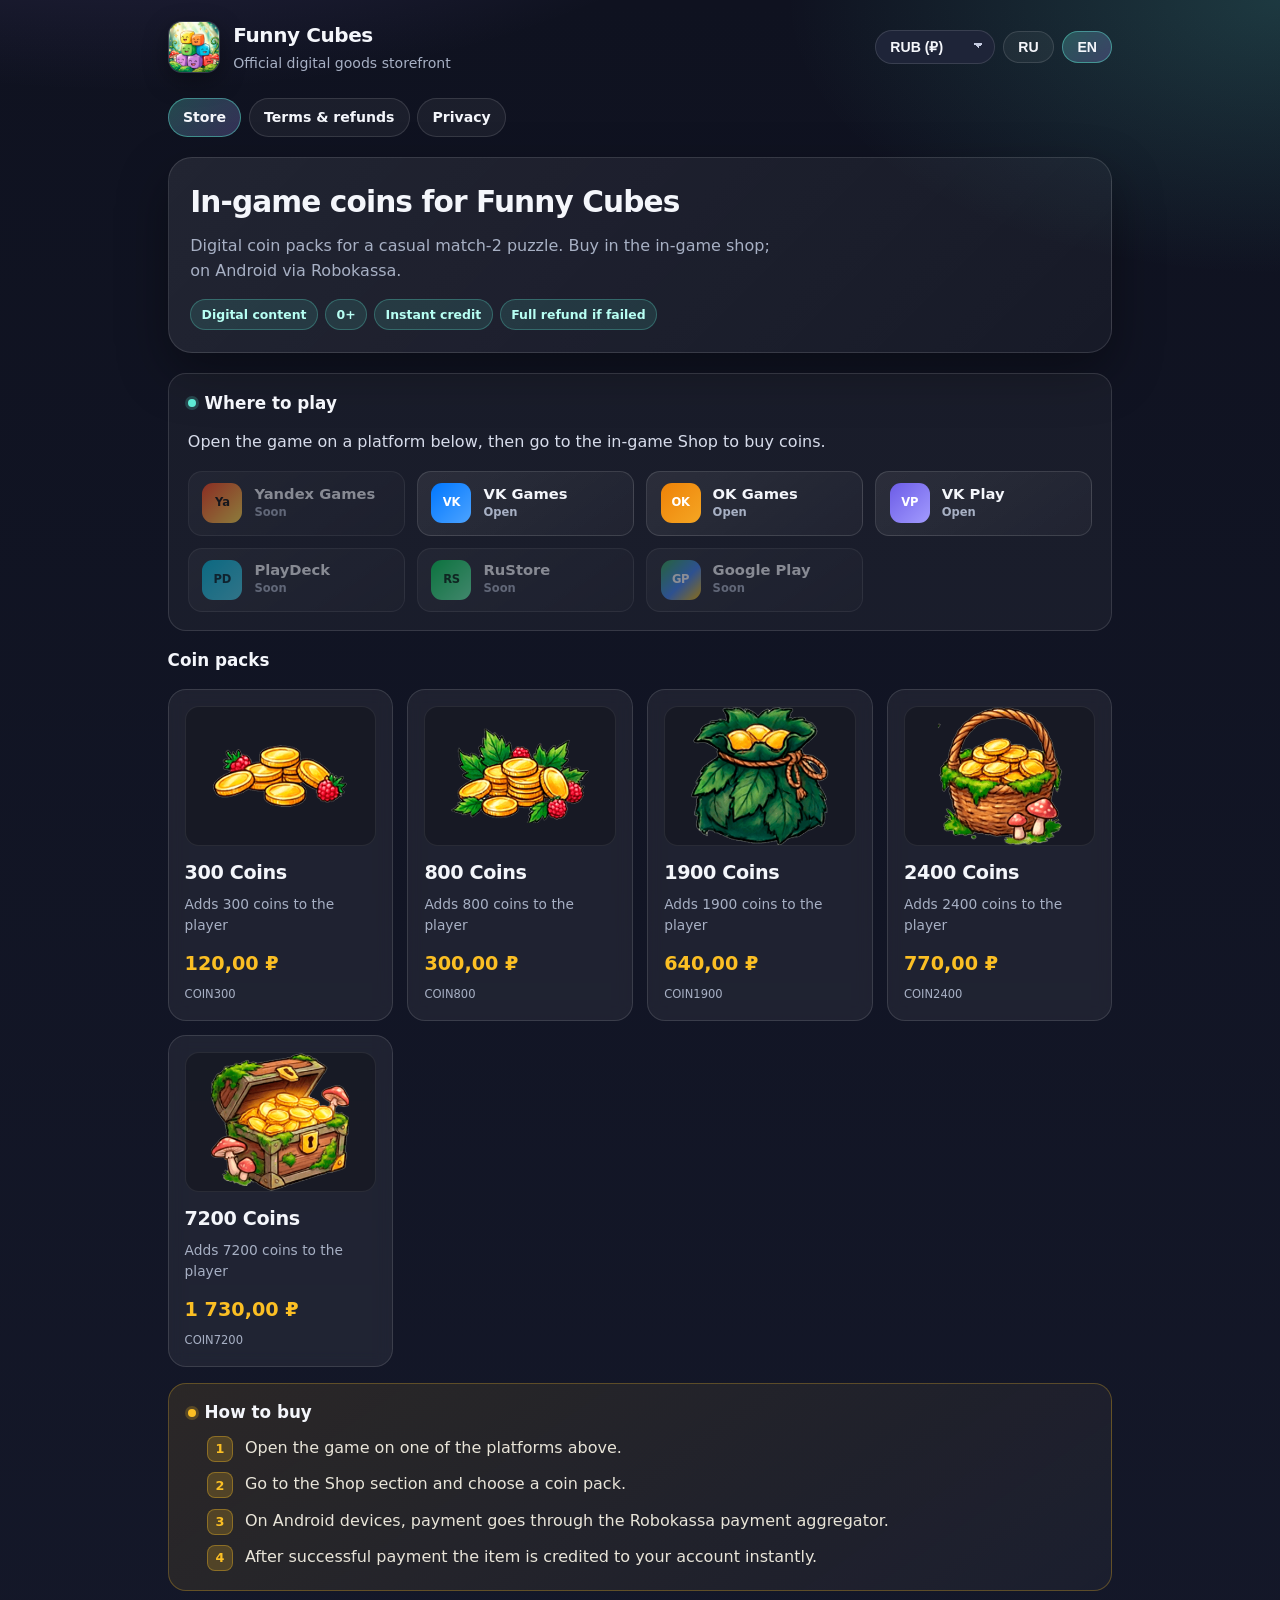
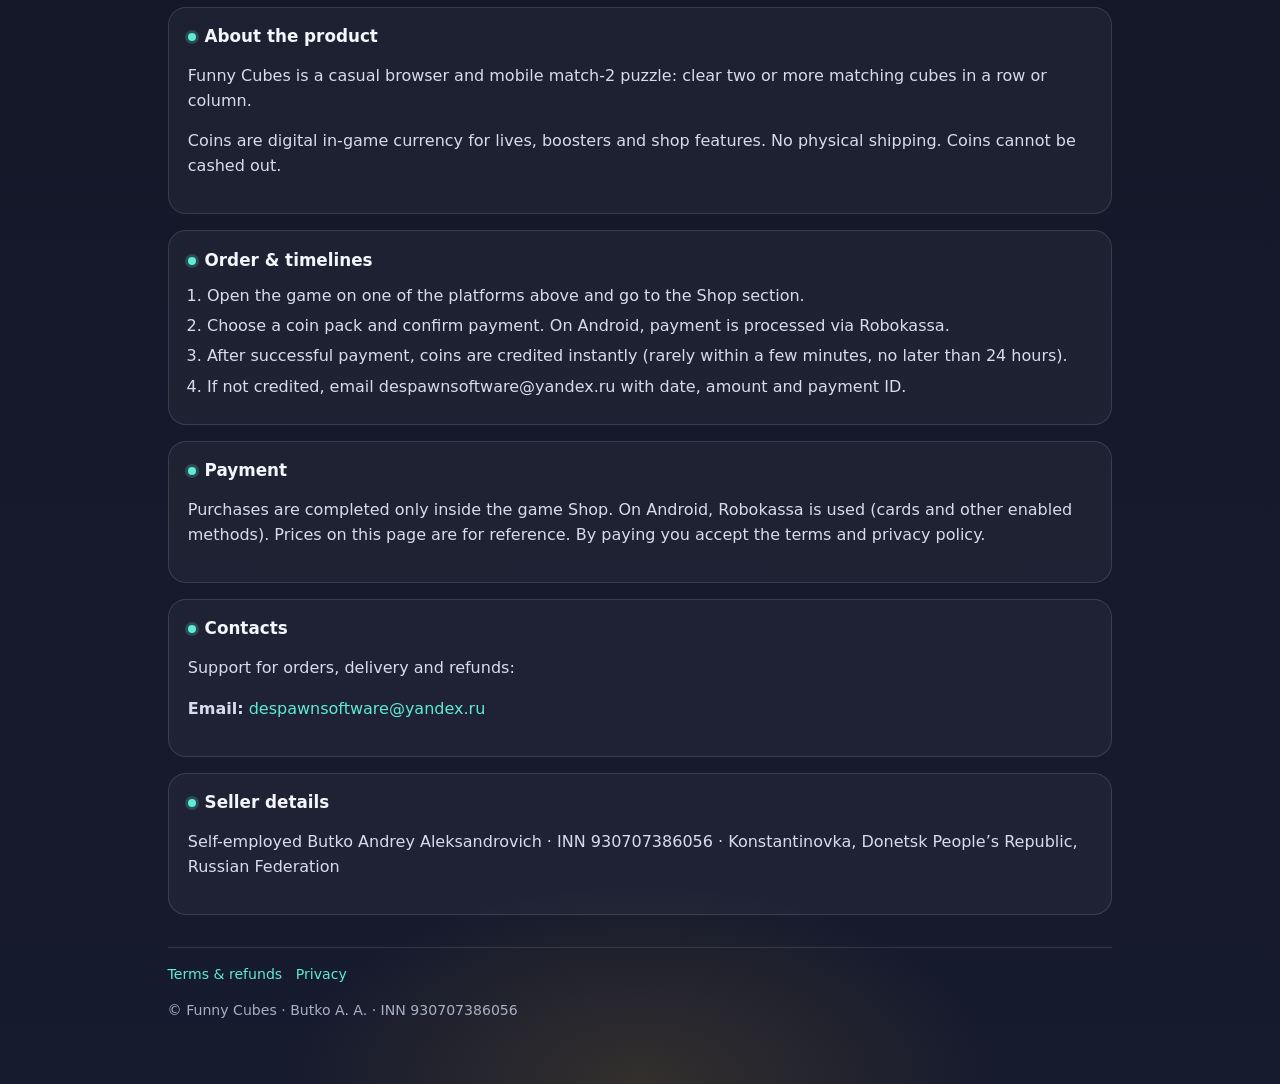
<file: index.html>
<!DOCTYPE html>
<html lang="ru">
<head>
  <meta charset="utf-8" />
  <meta http-equiv="refresh" content="0; url=docs/" />
  <link rel="canonical" href="docs/" />
  <title>Redirecting…</title>
  <script>location.replace("docs/" + (location.search || "") + (location.hash || ""));</script>
</head>
<body>
  <p><a href="docs/">Funny Cubes Store</a></p>
</body>
</html>
</file>
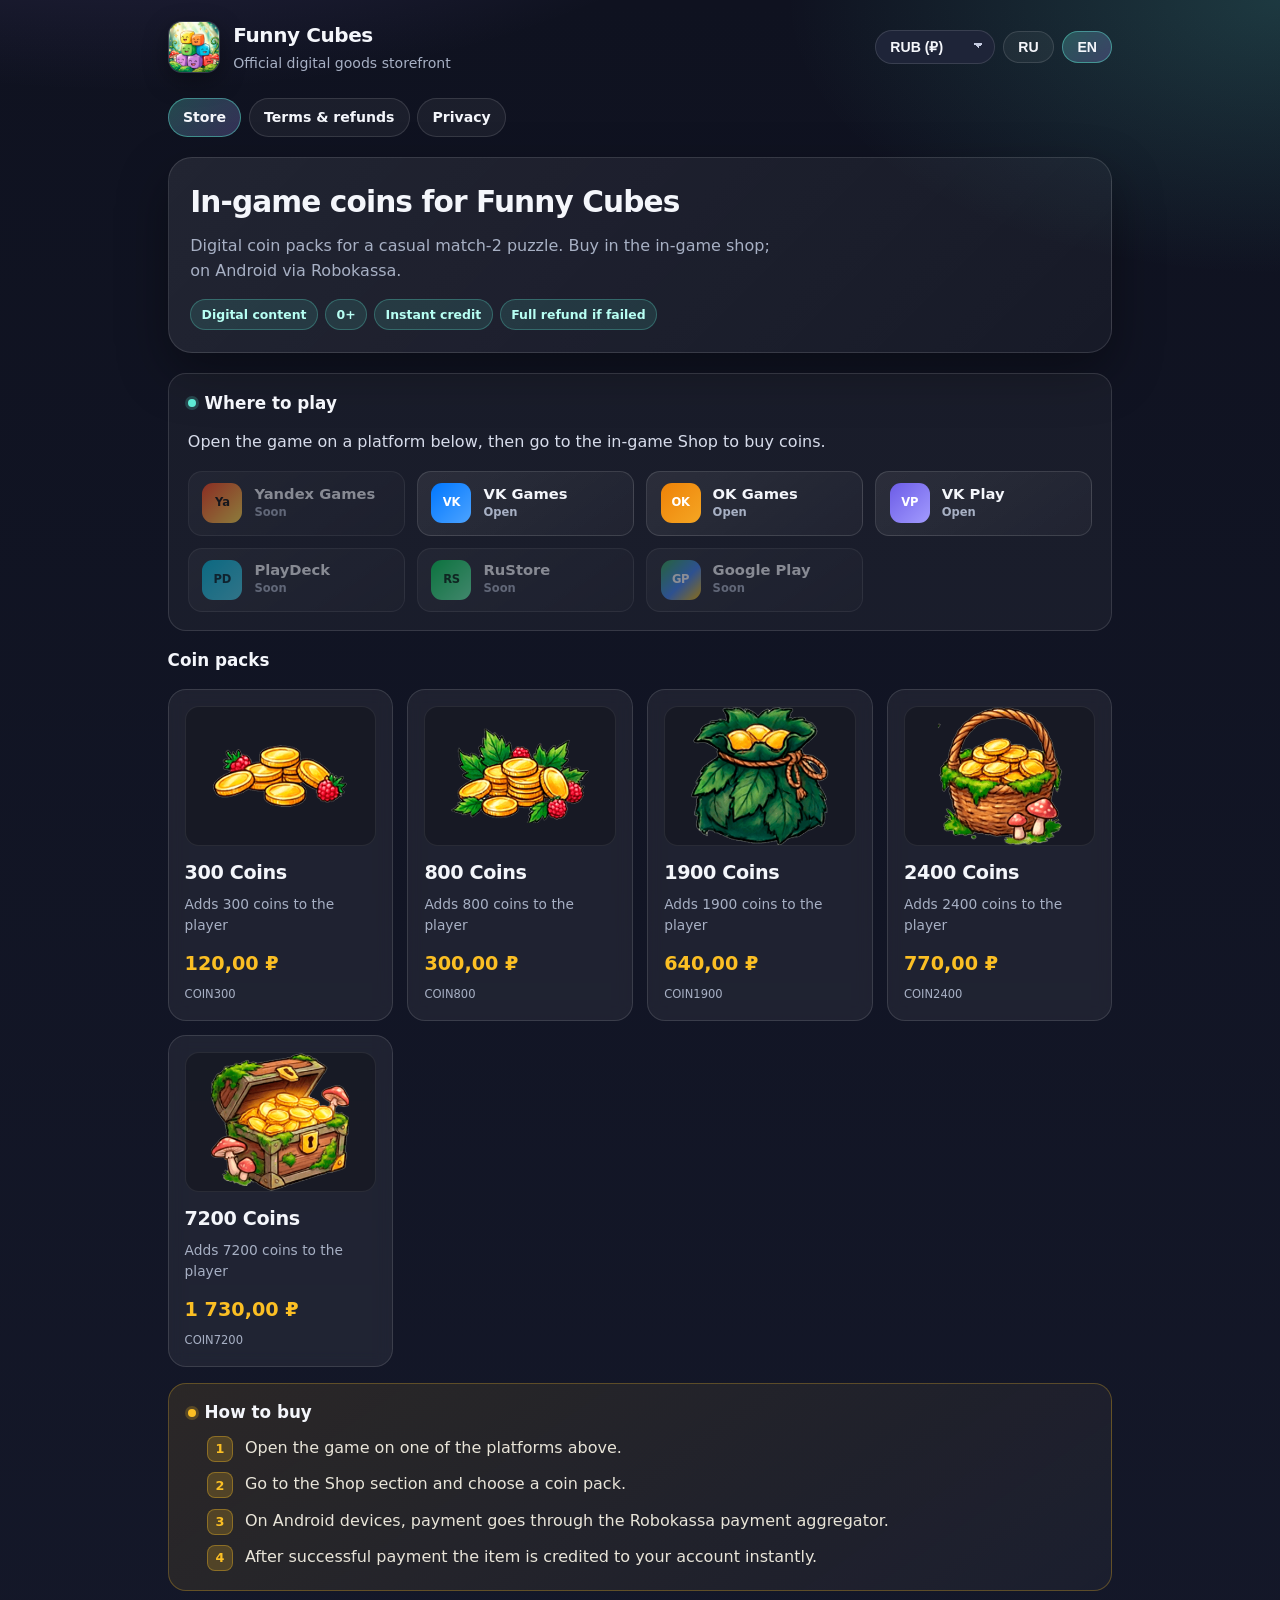
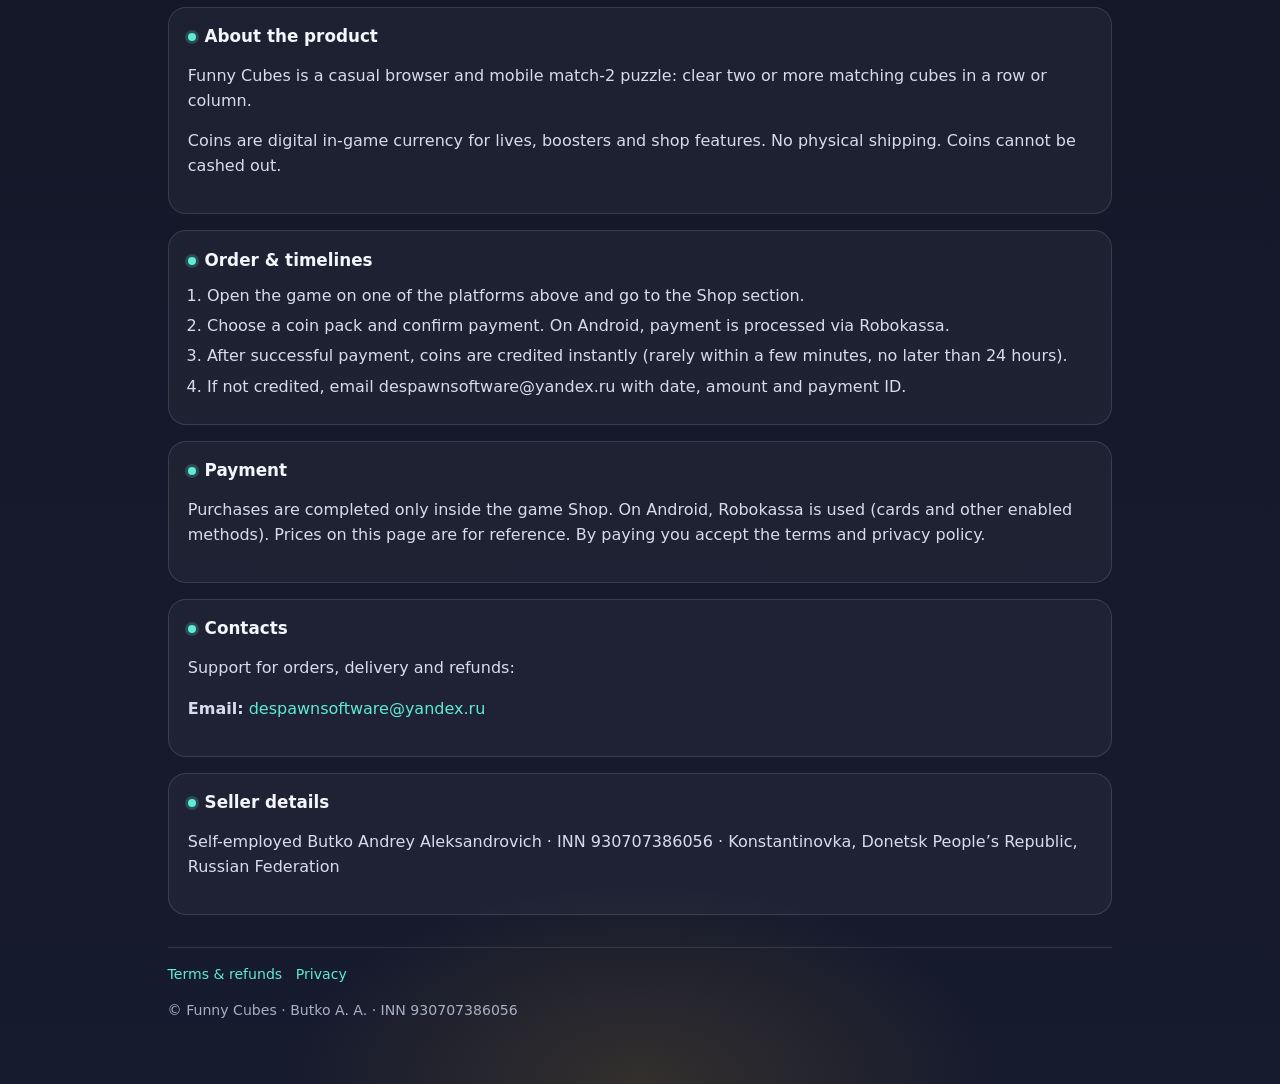
<file: docs/index.html>
<!DOCTYPE html>
<html lang="ru">
<head>
  <meta charset="utf-8" />
  <meta name="viewport" content="width=device-width, initial-scale=1" />
  <title>Funny Cubes — Store / Весёлые кубики</title>
  <meta name="description" content="Official storefront for Funny Cubes in-game coin packs. Prices, terms, refunds." />
  <link rel="icon" href="Icon/gameicon.jpg" />
  <link rel="stylesheet" href="css/style.css" />
</head>
<body>
  <div class="shell">
    <div class="topbar">
      <div class="brand">
        <div class="logo"><img src="Icon/gameicon.jpg" alt="Funny Cubes" width="52" height="52" /></div>
        <div>
          <h1 data-i18n="brand">Весёлые кубики</h1>
          <p data-i18n="brandSub">Официальная витрина цифровых товаров</p>
        </div>
      </div>
      <div class="controls">
        <label class="hidden" for="currency">Currency</label>
        <select id="currency" title="Currency"></select>
        <button type="button" id="btn-ru" class="active">RU</button>
        <button type="button" id="btn-en">EN</button>
      </div>
    </div>

    <nav class="nav">
      <a href="index.html" class="active" data-i18n="navStore">Магазин</a>
      <a href="terms.html" data-i18n="navTerms">Условия и возврат</a>
      <a href="privacy.html" data-i18n="navPrivacy">Конфиденциальность</a>
    </nav>

    <section class="hero">
      <h2 data-i18n="heroTitle">Внутриигровые монеты для Funny Cubes</h2>
      <p data-i18n="heroText">Цифровые пакеты монет для казуальной match-2 головоломки. Покупка в магазине игры; на Android — через Robokassa.</p>
      <div class="badges">
        <span class="badge" data-i18n="b1">Цифровой контент</span>
        <span class="badge" data-i18n="b2">0+</span>
        <span class="badge" data-i18n="b3">Мгновенное зачисление</span>
        <span class="badge" data-i18n="b4">Полный возврат при сбое</span>
      </div>
    </section>

    <section class="section" id="play">
      <h3><span></span><span data-i18n="playTitle">Где играть</span></h3>
      <p data-i18n="playLead"></p>
      <div class="platforms" id="platforms"></div>
    </section>

    <h3 style="margin:0 0 0.6rem;font-size:1.05rem" data-i18n="packsTitle">Пакеты монет</h3>
    <div class="grid" id="products"></div>

    <section class="section howto-section" id="howto">
      <h3><span></span><span data-i18n="howtoTitle">Как купить</span></h3>
      <ol class="howto-steps">
        <li><span class="num">1</span><span data-i18n="howto1"></span></li>
        <li><span class="num">2</span><span data-i18n="howto2"></span></li>
        <li><span class="num">3</span><span data-i18n="howto3"></span></li>
        <li><span class="num">4</span><span data-i18n="howto4"></span></li>
      </ol>
    </section>

    <section class="section" id="about">
      <h3><span></span><span data-i18n="aboutTitle">О товаре</span></h3>
      <p data-i18n="about1"></p>
      <p data-i18n="about2"></p>
    </section>

    <section class="section" id="order">
      <h3><span></span><span data-i18n="orderTitle">Заказ и сроки</span></h3>
      <ol>
        <li data-i18n="order1"></li>
        <li data-i18n="order2"></li>
        <li data-i18n="order3"></li>
        <li data-i18n="order4"></li>
      </ol>
    </section>

    <section class="section" id="pay">
      <h3><span></span><span data-i18n="payTitle">Оплата</span></h3>
      <p data-i18n="payText"></p>
    </section>

    <section class="section" id="contacts">
      <h3><span></span><span data-i18n="contactsTitle">Контакты</span></h3>
      <p data-i18n="contactsText"></p>
      <p><strong>Email:</strong> <a href="mailto:despawnsoftware@yandex.ru">despawnsoftware@yandex.ru</a></p>
    </section>

    <section class="section" id="legal">
      <h3><span></span><span data-i18n="legalTitle">Реквизиты продавца</span></h3>
      <p data-i18n="legalBody"></p>
    </section>

    <footer>
      <div class="footer-links">
        <a href="terms.html" data-i18n="navTerms">Условия и возврат</a>
        <a href="privacy.html" data-i18n="navPrivacy">Конфиденциальность</a>
      </div>
      <p data-i18n="footer"></p>
    </footer>
  </div>

  <script>
    const PRODUCTS = [
      { tag: "COIN300", img: "Icon/M300.png", names: { ru: "300 Монет", en: "300 Coins" }, desc: { ru: "Добавляет игроку 300 монет", en: "Adds 300 coins to the player" },
        prices: { RUB: 120, USD: 1.49, EUR: 1.39, GBP: 1.09, TRY: 73.99, CNY: 9.89, JPY: 229, KRW: 1999, INR: 139, BRL: 7.49, AED: 5.49, IDR: 26990 } },
      { tag: "COIN800", img: "Icon/M800.png", names: { ru: "800 Монет", en: "800 Coins" }, desc: { ru: "Добавляет игроку 800 монет", en: "Adds 800 coins to the player" },
        prices: { RUB: 300, USD: 3.79, EUR: 3.39, GBP: 2.79, TRY: 179.99, CNY: 24.99, JPY: 589, KRW: 4899, INR: 349, BRL: 18.99, AED: 13.99, IDR: 66990 } },
      { tag: "COIN1900", img: "Icon/M1900.png", names: { ru: "1900 Монет", en: "1900 Coins" }, desc: { ru: "Добавляет игроку 1900 монет", en: "Adds 1900 coins to the player" },
        prices: { RUB: 640, USD: 7.99, EUR: 7.19, GBP: 5.89, TRY: 389.99, CNY: 52.99, JPY: 1199, KRW: 10990, INR: 759, BRL: 39.99, AED: 28.99, IDR: 143990 } },
      { tag: "COIN2400", img: "Icon/M2400.png", names: { ru: "2400 Монет", en: "2400 Coins" }, desc: { ru: "Добавляет игроку 2400 монет", en: "Adds 2400 coins to the player" },
        prices: { RUB: 770, USD: 9.59, EUR: 8.59, GBP: 7.09, TRY: 469.99, CNY: 63.99, JPY: 1499, KRW: 12990, INR: 909, BRL: 47.99, AED: 34.99, IDR: 172990 } },
      { tag: "COIN7200", img: "Icon/M7200.png", names: { ru: "7200 Монет", en: "7200 Coins" }, desc: { ru: "Добавляет игроку 7200 монет", en: "Adds 7200 coins to the player" },
        prices: { RUB: 1730, USD: 21.99, EUR: 19.99, GBP: 15.99, TRY: 1069.99, CNY: 139.99, JPY: 3399, KRW: 27990, INR: 1999, BRL: 109.99, AED: 78.99, IDR: 387990 } }
    ];

    const PLATFORMS = [
      { id: "yandex", icon: "Ya", name: { ru: "Яндекс Игры", en: "Yandex Games" }, url: "" },
      { id: "vk", icon: "VK", name: { ru: "ВК Игры", en: "VK Games" }, url: "https://vk.ru/app54829315" },
      { id: "ok", icon: "OK", name: { ru: "OK Игры", en: "OK Games" }, url: "https://ok.ru/game/512005099308" },
      { id: "vkplay", icon: "VP", name: { ru: "VK Play", en: "VK Play" }, url: "https://vkplay.ru/play/game/funny-cubes-39378/" },
      { id: "playdeck", icon: "PD", name: { ru: "PlayDeck", en: "PlayDeck" }, url: "" },
      { id: "rustore", icon: "RS", name: { ru: "RuStore", en: "RuStore" }, url: "" },
      { id: "gplay", icon: "GP", name: { ru: "Google Play", en: "Google Play" }, url: "" }
    ];

    const CURRENCIES = [
      { code: "RUB", symbol: "₽", locale: "ru-RU" },
      { code: "USD", symbol: "$", locale: "en-US" },
      { code: "EUR", symbol: "€", locale: "de-DE" },
      { code: "GBP", symbol: "£", locale: "en-GB" },
      { code: "TRY", symbol: "₺", locale: "tr-TR" },
      { code: "CNY", symbol: "¥", locale: "zh-CN" },
      { code: "JPY", symbol: "¥", locale: "ja-JP" },
      { code: "KRW", symbol: "₩", locale: "ko-KR" },
      { code: "INR", symbol: "₹", locale: "en-IN" },
      { code: "BRL", symbol: "R$", locale: "pt-BR" },
      { code: "AED", symbol: "د.إ", locale: "ar-AE" },
      { code: "IDR", symbol: "Rp", locale: "id-ID" }
    ];

    const I18N = {
      ru: {
        brand: "Весёлые кубики",
        brandSub: "Официальная витрина цифровых товаров",
        navStore: "Магазин",
        navTerms: "Условия и возврат",
        navPrivacy: "Конфиденциальность",
        heroTitle: "Внутриигровые монеты для Funny Cubes",
        heroText: "Цифровые пакеты монет для казуальной match-2 головоломки. Покупка в магазине игры; на Android — через Robokassa.",
        b1: "Цифровой контент", b2: "0+", b3: "Мгновенное зачисление", b4: "Полный возврат при сбое",
        playTitle: "Где играть",
        playLead: "Откройте игру на удобной площадке, затем зайдите в раздел магазина, чтобы купить монеты.",
        soon: "Скоро",
        open: "Открыть",
        packsTitle: "Пакеты монет",
        howtoTitle: "Как купить",
        howto1: "Откройте игру на одной из площадок выше.",
        howto2: "Зайдите в раздел «Магазин» и выберите нужный пакет монет.",
        howto3: "На Android-устройствах оплата проходит через платёжный агрегатор Robokassa.",
        howto4: "После успешной оплаты товар зачисляется на аккаунт моментально.",
        aboutTitle: "О товаре",
        about1: "Игра «Весёлые кубики» (Funny Cubes) — казуальная браузерная и мобильная головоломка: объединяйте два и более одинаковых кубика в ряд или столбец.",
        about2: "Монеты — цифровая внутриигровая валюта для жизней, бустеров и других возможностей магазина. Физической поставки нет. Монеты нельзя обменять на реальные деньги.",
        orderTitle: "Заказ и сроки",
        order1: "Откройте игру на одной из площадок выше и зайдите в раздел «Магазин».",
        order2: "Выберите пакет монет и подтвердите оплату. На Android оплата выполняется через Robokassa.",
        order3: "После успешной оплаты монеты зачисляются на игровой аккаунт моментально (в редких случаях — в течение нескольких минут, не позднее 24 часов).",
        order4: "Если начисления нет — напишите на despawnsoftware@yandex.ru с датой, суммой и ID платежа.",
        payTitle: "Оплата",
        payText: "Покупка оформляется только внутри игры в разделе магазина. На Android используется Robokassa (карты и другие подключённые способы). Цены на этой странице — справочные. Оплачивая, вы подтверждаете условия и политику конфиденциальности.",
        contactsTitle: "Контакты",
        contactsText: "Поддержка по заказам, начислению и возвратам:",
        legalTitle: "Реквизиты продавца",
        legalBody: "Самозанятый Бутко Андрей Александрович · ИНН 930707386056 · г. Константиновка, Донецкая Народная Республика, Российская Федерация",
        footer: "© Весёлые кубики / Funny Cubes · Бутко А. А. · ИНН 930707386056"
      },
      en: {
        brand: "Funny Cubes",
        brandSub: "Official digital goods storefront",
        navStore: "Store",
        navTerms: "Terms & refunds",
        navPrivacy: "Privacy",
        heroTitle: "In-game coins for Funny Cubes",
        heroText: "Digital coin packs for a casual match-2 puzzle. Buy in the in-game shop; on Android via Robokassa.",
        b1: "Digital content", b2: "0+", b3: "Instant credit", b4: "Full refund if failed",
        playTitle: "Where to play",
        playLead: "Open the game on a platform below, then go to the in-game Shop to buy coins.",
        soon: "Soon",
        open: "Open",
        packsTitle: "Coin packs",
        howtoTitle: "How to buy",
        howto1: "Open the game on one of the platforms above.",
        howto2: "Go to the Shop section and choose a coin pack.",
        howto3: "On Android devices, payment goes through the Robokassa payment aggregator.",
        howto4: "After successful payment the item is credited to your account instantly.",
        aboutTitle: "About the product",
        about1: "Funny Cubes is a casual browser and mobile match-2 puzzle: clear two or more matching cubes in a row or column.",
        about2: "Coins are digital in-game currency for lives, boosters and shop features. No physical shipping. Coins cannot be cashed out.",
        orderTitle: "Order & timelines",
        order1: "Open the game on one of the platforms above and go to the Shop section.",
        order2: "Choose a coin pack and confirm payment. On Android, payment is processed via Robokassa.",
        order3: "After successful payment, coins are credited instantly (rarely within a few minutes, no later than 24 hours).",
        order4: "If not credited, email despawnsoftware@yandex.ru with date, amount and payment ID.",
        payTitle: "Payment",
        payText: "Purchases are completed only inside the game Shop. On Android, Robokassa is used (cards and other enabled methods). Prices on this page are for reference. By paying you accept the terms and privacy policy.",
        contactsTitle: "Contacts",
        contactsText: "Support for orders, delivery and refunds:",
        legalTitle: "Seller details",
        legalBody: "Self-employed Butko Andrey Aleksandrovich · INN 930707386056 · Konstantinovka, Donetsk People’s Republic, Russian Federation",
        footer: "© Funny Cubes · Butko A. A. · INN 930707386056"
      }
    };

    let lang = localStorage.getItem("fc_lang") || (((navigator.language || "").toLowerCase().startsWith("ru")) ? "ru" : "en");
    let currency = localStorage.getItem("fc_cur") || "RUB";

    function formatPrice(code, value) {
      const meta = CURRENCIES.find(c => c.code === code) || CURRENCIES[0];
      try {
        return new Intl.NumberFormat(meta.locale, { style: "currency", currency: code, maximumFractionDigits: code === "JPY" || code === "KRW" || code === "IDR" ? 0 : 2 }).format(value);
      } catch (e) {
        return meta.symbol + " " + value;
      }
    }

    function renderProducts() {
      const root = document.getElementById("products");
      root.innerHTML = PRODUCTS.map(p => {
        const price = p.prices[currency] != null ? p.prices[currency] : p.prices.RUB;
        const cur = p.prices[currency] != null ? currency : "RUB";
        return `<article class="product">
          <div class="thumb"><img src="${p.img}" alt="${p.names[lang]}" loading="lazy" width="140" height="140" /></div>
          <div class="coins">${p.names[lang]}</div>
          <div class="desc">${p.desc[lang]}</div>
          <div class="price">${formatPrice(cur, price)}</div>
          <div class="tag">${p.tag}</div>
        </article>`;
      }).join("");
    }

    function renderPlatforms() {
      const root = document.getElementById("platforms");
      const soon = I18N[lang].soon;
      const open = I18N[lang].open;
      root.innerHTML = PLATFORMS.map(p => {
        const name = p.name[lang] || p.name.en;
        const body = `<span class="ico" aria-hidden="true">${p.icon}</span><span class="meta"><span class="name">${name}</span><span class="hint">${p.url ? open : soon}</span></span>`;
        if (p.url) {
          return `<a class="platform-btn" data-id="${p.id}" href="${p.url}" target="_blank" rel="noopener noreferrer">${body}</a>`;
        }
        return `<span class="platform-btn is-disabled" data-id="${p.id}">${body}</span>`;
      }).join("");
    }

    function applyI18n() {
      const dict = I18N[lang];
      document.querySelectorAll("[data-i18n]").forEach(el => {
        const k = el.getAttribute("data-i18n");
        if (dict[k] != null) el.textContent = dict[k];
      });
      document.documentElement.lang = lang;
      document.getElementById("btn-ru").classList.toggle("active", lang === "ru");
      document.getElementById("btn-en").classList.toggle("active", lang === "en");
      renderProducts();
      renderPlatforms();
    }

    const sel = document.getElementById("currency");
    CURRENCIES.forEach(c => {
      const o = document.createElement("option");
      o.value = c.code;
      o.textContent = c.code + " (" + c.symbol + ")";
      if (c.code === currency) o.selected = true;
      sel.appendChild(o);
    });
    sel.addEventListener("change", () => {
      currency = sel.value;
      localStorage.setItem("fc_cur", currency);
      renderProducts();
    });
    document.getElementById("btn-ru").onclick = () => { lang = "ru"; localStorage.setItem("fc_lang", lang); applyI18n(); };
    document.getElementById("btn-en").onclick = () => { lang = "en"; localStorage.setItem("fc_lang", lang); applyI18n(); };
    applyI18n();
  </script>
</body>
</html>
</file>
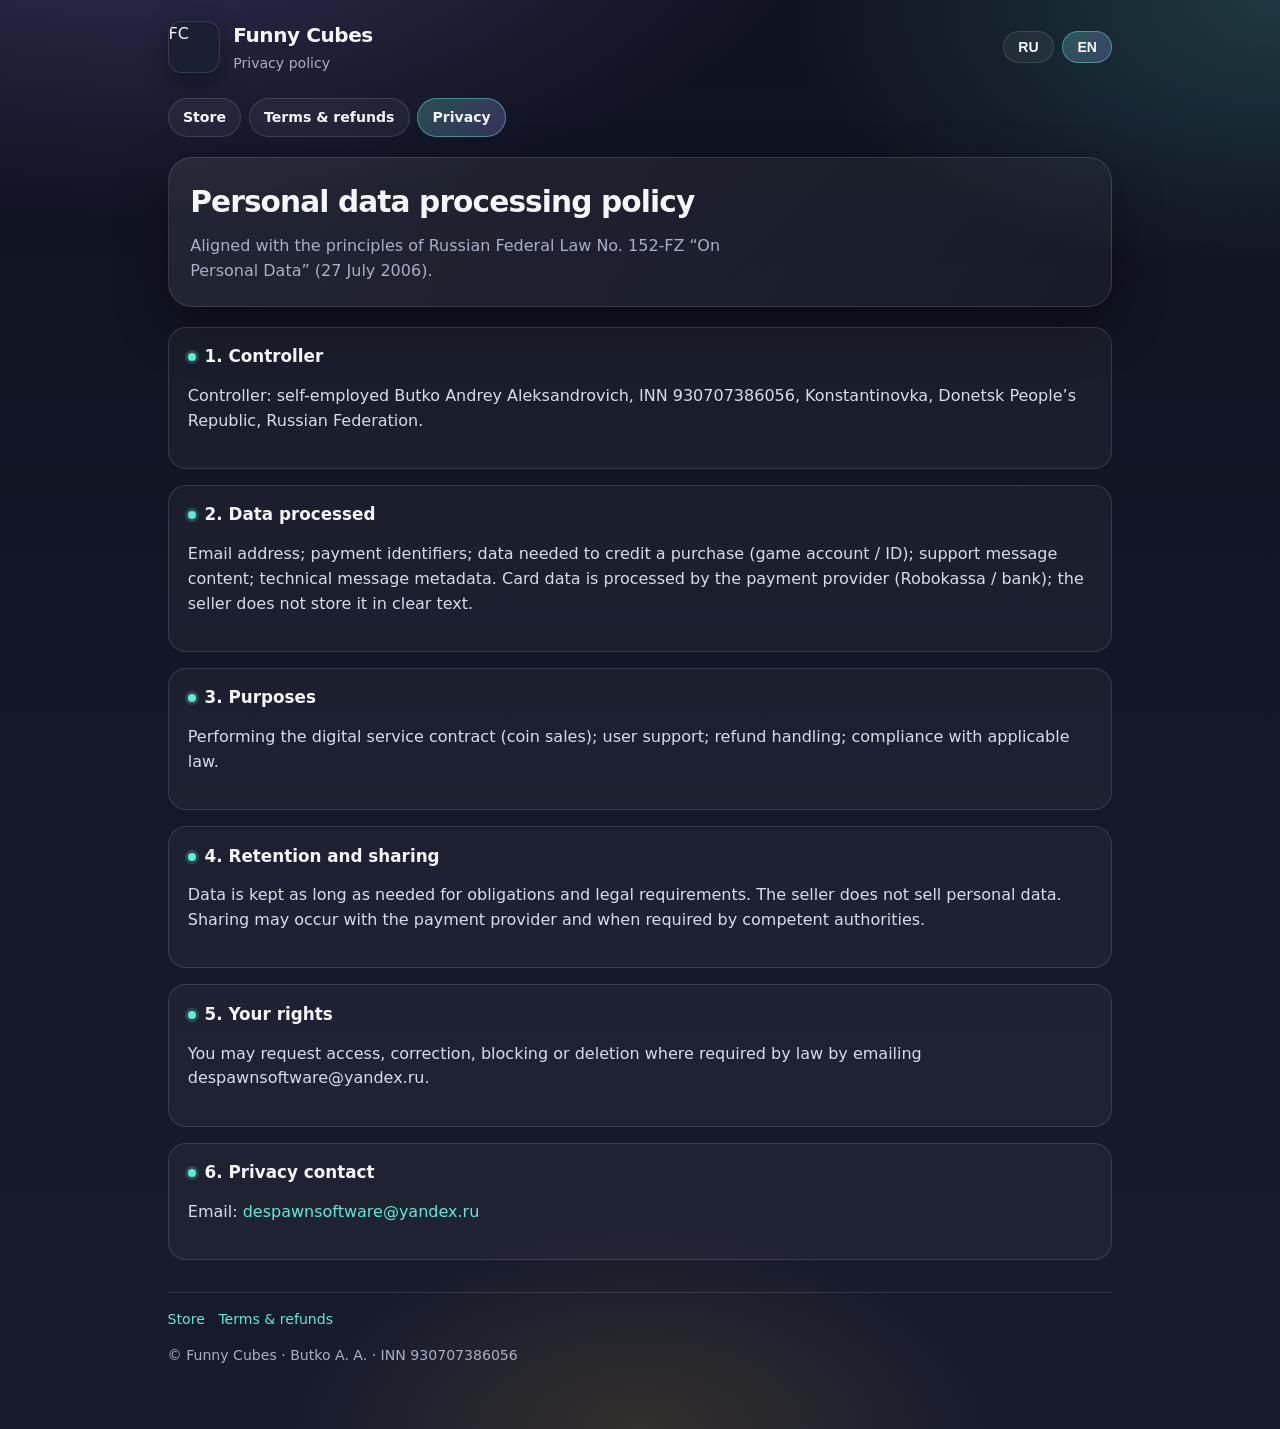
<file: docs/privacy.html>
<!DOCTYPE html>
<html lang="ru">
<head>
  <meta charset="utf-8" />
  <meta name="viewport" content="width=device-width, initial-scale=1" />
  <title>Privacy Policy — Funny Cubes</title>
  <link rel="stylesheet" href="css/style.css" />
</head>
<body>
  <div class="shell">
    <div class="topbar">
      <div class="brand">
        <div class="logo">FC</div>
        <div>
          <h1 data-i18n="brand">Весёлые кубики</h1>
          <p data-i18n="brandSub">Политика конфиденциальности</p>
        </div>
      </div>
      <div class="controls">
        <button type="button" id="btn-ru" class="active">RU</button>
        <button type="button" id="btn-en">EN</button>
      </div>
    </div>
    <nav class="nav">
      <a href="index.html" data-i18n="navStore">Магазин</a>
      <a href="terms.html" data-i18n="navTerms">Условия и возврат</a>
      <a href="privacy.html" class="active" data-i18n="navPrivacy">Конфиденциальность</a>
    </nav>

    <section class="hero">
      <h2 data-i18n="title">Политика обработки персональных данных</h2>
      <p data-i18n="lead"></p>
    </section>

    <section class="section">
      <h3><span></span><span data-i18n="s1">1. Оператор</span></h3>
      <p data-i18n="s1t"></p>
    </section>
    <section class="section">
      <h3><span></span><span data-i18n="s2">2. Какие данные</span></h3>
      <p data-i18n="s2t"></p>
    </section>
    <section class="section">
      <h3><span></span><span data-i18n="s3">3. Цели</span></h3>
      <p data-i18n="s3t"></p>
    </section>
    <section class="section">
      <h3><span></span><span data-i18n="s4">4. Срок и передача</span></h3>
      <p data-i18n="s4t"></p>
    </section>
    <section class="section">
      <h3><span></span><span data-i18n="s5">5. Права субъекта</span></h3>
      <p data-i18n="s5t"></p>
    </section>
    <section class="section">
      <h3><span></span><span data-i18n="s6">6. Контакт</span></h3>
      <p>Email: <a href="mailto:despawnsoftware@yandex.ru">despawnsoftware@yandex.ru</a></p>
    </section>

    <footer>
      <div class="footer-links">
        <a href="index.html" data-i18n="navStore">Магазин</a>
        <a href="terms.html" data-i18n="navTerms">Условия и возврат</a>
      </div>
      <p data-i18n="footer"></p>
    </footer>
  </div>
  <script>
    const I18N = {
      ru: {
        brand: "Весёлые кубики", brandSub: "Политика конфиденциальности",
        navStore: "Магазин", navTerms: "Условия и возврат", navPrivacy: "Конфиденциальность",
        title: "Политика обработки персональных данных",
        lead: "В соответствии с Федеральным законом от 27.07.2006 № 152-ФЗ «О персональных данных».",
        s1: "1. Оператор", s1t: "Оператор: самозанятый Бутко Андрей Александрович, ИНН 930707386056, г. Константиновка, Донецкая Народная Республика, Российская Федерация.",
        s2: "2. Какие данные обрабатываются", s2t: "Адрес электронной почты; идентификаторы платежа; данные, нужные для зачисления покупки (игровой аккаунт / ID); содержание обращений в поддержку; технические данные сообщения. Данные банковской карты обрабатывает платёжный сервис (Robokassa / банк); продавец не хранит их в открытом виде.",
        s3: "3. Цели обработки", s3t: "Исполнение договора оказания цифровой услуги (продажа монет); поддержка пользователей; рассмотрение возвратов; исполнение требований законодательства РФ.",
        s4: "4. Срок хранения и передача", s4t: "Данные хранятся в срок, необходимый для исполнения обязательств и требований закона. Продавец не продаёт персональные данные третьим лицам. Передача возможна платёжному провайдеру и по законному требованию уполномоченных органов.",
        s5: "5. Права субъекта персональных данных", s5t: "Вы можете запросить сведения об обработке, уточнение, блокирование или удаление данных в случаях, предусмотренных законом — направив запрос на despawnsoftware@yandex.ru.",
        s6: "6. Контакт по вопросам ПДн",
        footer: "© Весёлые кубики · Бутко А. А. · ИНН 930707386056"
      },
      en: {
        brand: "Funny Cubes", brandSub: "Privacy policy",
        navStore: "Store", navTerms: "Terms & refunds", navPrivacy: "Privacy",
        title: "Personal data processing policy",
        lead: "Aligned with the principles of Russian Federal Law No. 152-FZ “On Personal Data” (27 July 2006).",
        s1: "1. Controller", s1t: "Controller: self-employed Butko Andrey Aleksandrovich, INN 930707386056, Konstantinovka, Donetsk People’s Republic, Russian Federation.",
        s2: "2. Data processed", s2t: "Email address; payment identifiers; data needed to credit a purchase (game account / ID); support message content; technical message metadata. Card data is processed by the payment provider (Robokassa / bank); the seller does not store it in clear text.",
        s3: "3. Purposes", s3t: "Performing the digital service contract (coin sales); user support; refund handling; compliance with applicable law.",
        s4: "4. Retention and sharing", s4t: "Data is kept as long as needed for obligations and legal requirements. The seller does not sell personal data. Sharing may occur with the payment provider and when required by competent authorities.",
        s5: "5. Your rights", s5t: "You may request access, correction, blocking or deletion where required by law by emailing despawnsoftware@yandex.ru.",
        s6: "6. Privacy contact",
        footer: "© Funny Cubes · Butko A. A. · INN 930707386056"
      }
    };
    let lang = localStorage.getItem("fc_lang") || ((navigator.language || "").toLowerCase().startsWith("ru") ? "ru" : "en");
    function apply() {
      const d = I18N[lang];
      document.querySelectorAll("[data-i18n]").forEach(el => { if (d[el.dataset.i18n] != null) el.textContent = d[el.dataset.i18n]; });
      document.documentElement.lang = lang;
      document.getElementById("btn-ru").classList.toggle("active", lang === "ru");
      document.getElementById("btn-en").classList.toggle("active", lang === "en");
    }
    document.getElementById("btn-ru").onclick = () => { lang = "ru"; localStorage.setItem("fc_lang", lang); apply(); };
    document.getElementById("btn-en").onclick = () => { lang = "en"; localStorage.setItem("fc_lang", lang); apply(); };
    apply();
  </script>
</body>
</html>
</file>
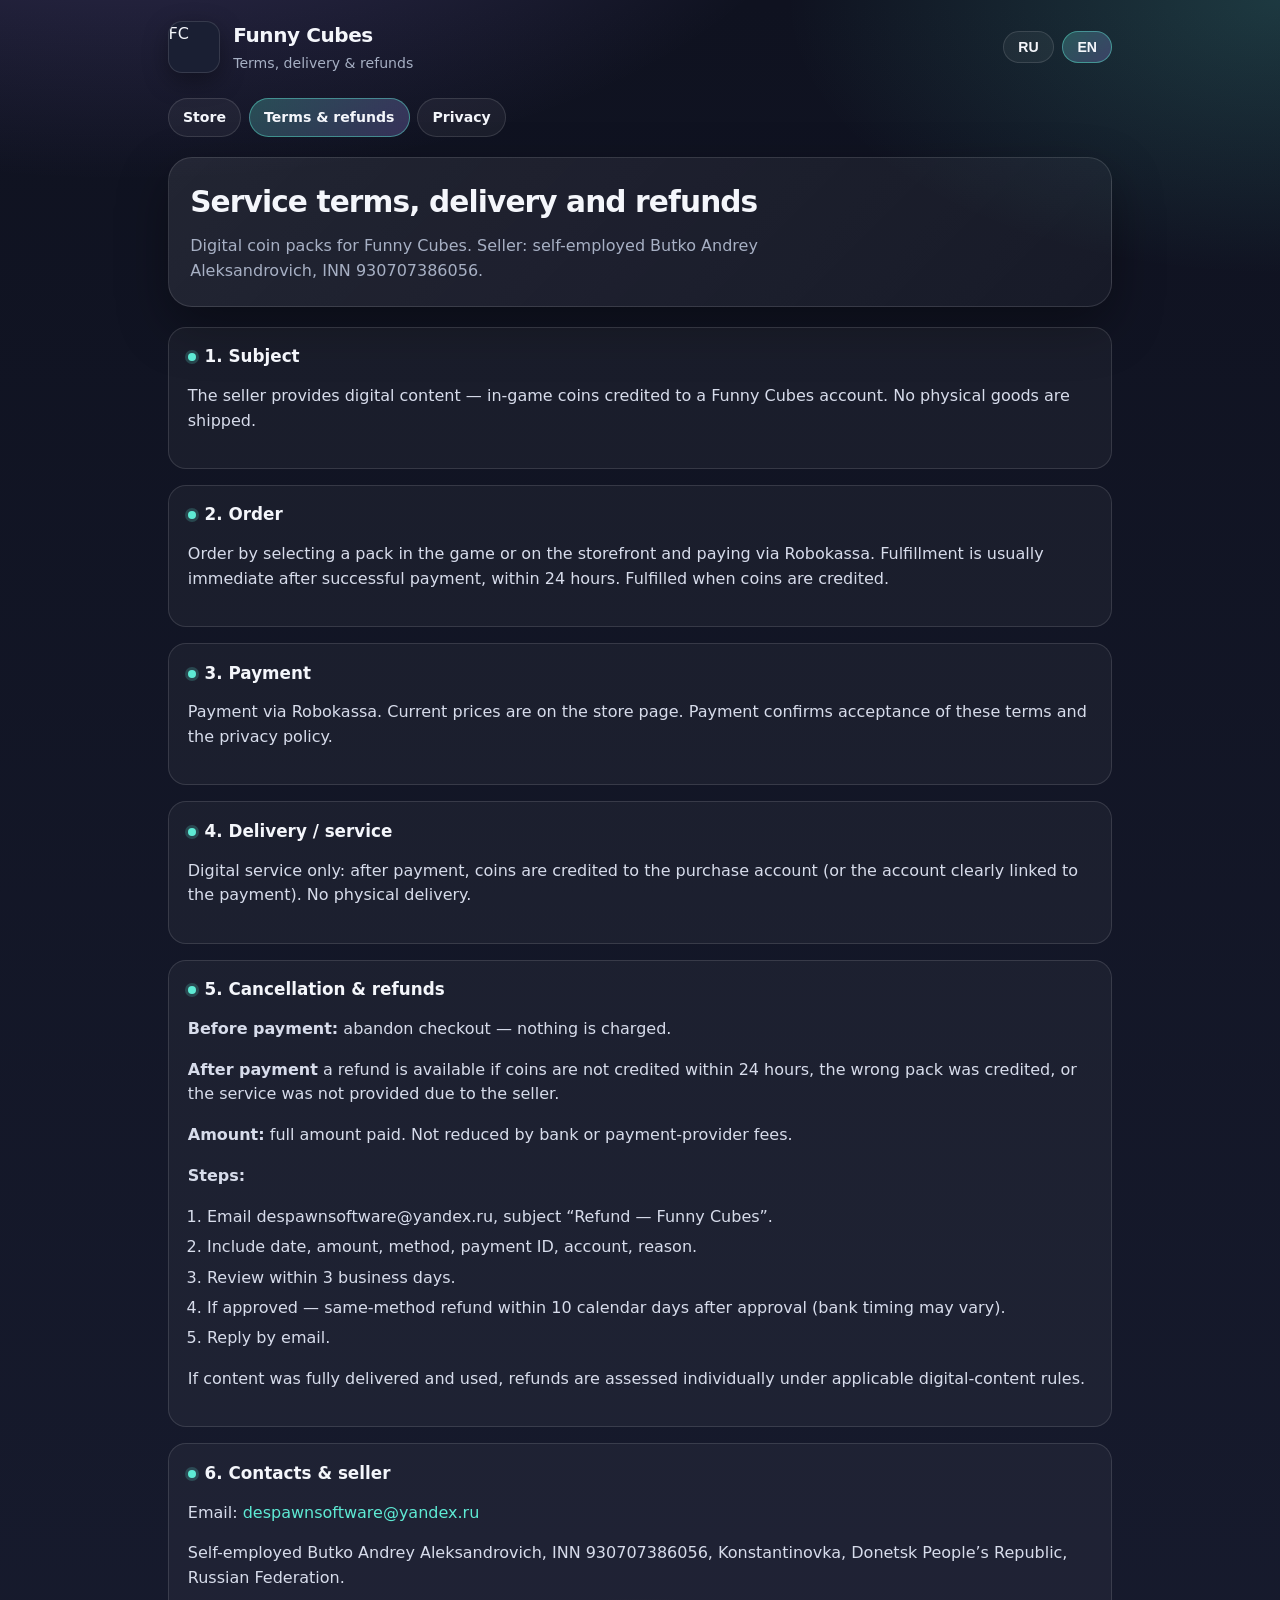
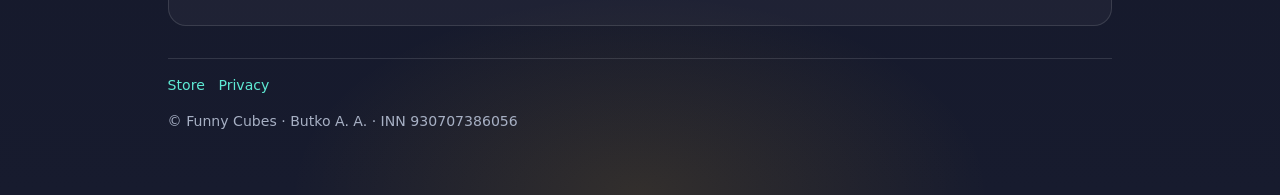
<file: docs/terms.html>
<!DOCTYPE html>
<html lang="ru">
<head>
  <meta charset="utf-8" />
  <meta name="viewport" content="width=device-width, initial-scale=1" />
  <title>Terms & Refunds — Funny Cubes</title>
  <link rel="stylesheet" href="css/style.css" />
</head>
<body>
  <div class="shell">
    <div class="topbar">
      <div class="brand">
        <div class="logo">FC</div>
        <div>
          <h1 data-i18n="brand">Весёлые кубики</h1>
          <p data-i18n="brandSub">Условия, доставка и возврат</p>
        </div>
      </div>
      <div class="controls">
        <button type="button" id="btn-ru" class="active">RU</button>
        <button type="button" id="btn-en">EN</button>
      </div>
    </div>
    <nav class="nav">
      <a href="index.html" data-i18n="navStore">Магазин</a>
      <a href="terms.html" class="active" data-i18n="navTerms">Условия и возврат</a>
      <a href="privacy.html" data-i18n="navPrivacy">Конфиденциальность</a>
    </nav>

    <section class="hero">
      <h2 data-i18n="title">Условия оказания услуги, доставка и возврат</h2>
      <p data-i18n="lead">Цифровые пакеты монет для игры Funny Cubes / «Весёлые кубики». Продавец — самозанятый Бутко Андрей Александрович.</p>
    </section>

    <section class="section">
      <h3><span></span><span data-i18n="s1">1. Предмет</span></h3>
      <p data-i18n="s1t"></p>
    </section>
    <section class="section">
      <h3><span></span><span data-i18n="s2">2. Заказ</span></h3>
      <p data-i18n="s2t"></p>
    </section>
    <section class="section">
      <h3><span></span><span data-i18n="s3">3. Оплата</span></h3>
      <p data-i18n="s3t"></p>
    </section>
    <section class="section">
      <h3><span></span><span data-i18n="s4">4. Доставка / оказание услуги</span></h3>
      <p data-i18n="s4t"></p>
    </section>
    <section class="section">
      <h3><span></span><span data-i18n="s5">5. Отказ и возврат</span></h3>
      <div data-i18n-html="s5t"></div>
    </section>
    <section class="section">
      <h3><span></span><span data-i18n="s6">6. Контакты</span></h3>
      <p>Email: <a href="mailto:despawnsoftware@yandex.ru">despawnsoftware@yandex.ru</a></p>
      <p data-i18n="s6t"></p>
    </section>

    <footer>
      <div class="footer-links">
        <a href="index.html" data-i18n="navStore">Магазин</a>
        <a href="privacy.html" data-i18n="navPrivacy">Конфиденциальность</a>
      </div>
      <p data-i18n="footer"></p>
    </footer>
  </div>
  <script>
    const I18N = {
      ru: {
        brand: "Весёлые кубики", brandSub: "Условия, доставка и возврат",
        navStore: "Магазин", navTerms: "Условия и возврат", navPrivacy: "Конфиденциальность",
        title: "Условия оказания услуги, доставка и возврат",
        lead: "Цифровые пакеты монет для игры Funny Cubes / «Весёлые кубики». Продавец — самозанятый Бутко Андрей Александрович, ИНН 930707386056.",
        s1: "1. Предмет", s1t: "Продавец предоставляет покупателю цифровой контент — внутриигровые монеты, зачисляемые на аккаунт в игре «Весёлые кубики». Физический товар не передаётся.",
        s2: "2. Заказ", s2t: "Заказ оформляется выбором пакета в магазине игры или на витрине и оплатой через Robokassa. Срок исполнения — обычно сразу после успешной оплаты, не позднее 24 часов. Заказ исполнен в момент зачисления монет.",
        s3: "3. Оплата", s3t: "Оплата через Robokassa доступными способами. Актуальные цены — на странице магазина. Оплата означает согласие с условиями на этой странице и политикой конфиденциальности.",
        s4: "4. Доставка / оказание услуги", s4t: "Услуга цифровая: после оплаты монеты зачисляются на игровой аккаунт, с которого оформлена покупка (или аккаунт, однозначно связанный с платежом). Физическая доставка не применяется.",
        s5: "5. Отказ и возврат", s5t: "<p><strong>До оплаты:</strong> можно не завершать платёж — средства не списываются.</p><p><strong>После оплаты</strong> возврат возможен, если монеты не зачислены за 24 часа, зачислен неверный пакет или услуга не оказана по вине продавца.</p><p><strong>Сумма возврата:</strong> полная сумма, уплаченная покупателем. Возврат <strong>не уменьшается</strong> на комиссию банка или платёжного сервиса.</p><p><strong>Алгоритм:</strong></p><ol><li>Письмо на despawnsoftware@yandex.ru, тема «Возврат — Весёлые кубики».</li><li>Указать дату, сумму, способ оплаты, ID платежа, аккаунт, причину.</li><li>Рассмотрение до 3 рабочих дней.</li><li>При одобрении — возврат тем же способом в срок до 10 календарных дней с решения (срок банка может отличаться).</li><li>Ответ придёт на email обращения.</li></ol><p>Если контент уже полностью предоставлен и использован, вопрос возврата рассматривается индивидуально по законодательству РФ о цифровом контенте.</p>",
        s6: "6. Контакты и реквизиты", s6t: "Самозанятый Бутко Андрей Александрович, ИНН 930707386056, г. Константиновка, Донецкая Народная Республика, Российская Федерация.",
        footer: "© Весёлые кубики · Бутко А. А. · ИНН 930707386056"
      },
      en: {
        brand: "Funny Cubes", brandSub: "Terms, delivery & refunds",
        navStore: "Store", navTerms: "Terms & refunds", navPrivacy: "Privacy",
        title: "Service terms, delivery and refunds",
        lead: "Digital coin packs for Funny Cubes. Seller: self-employed Butko Andrey Aleksandrovich, INN 930707386056.",
        s1: "1. Subject", s1t: "The seller provides digital content — in-game coins credited to a Funny Cubes account. No physical goods are shipped.",
        s2: "2. Order", s2t: "Order by selecting a pack in the game or on the storefront and paying via Robokassa. Fulfillment is usually immediate after successful payment, within 24 hours. Fulfilled when coins are credited.",
        s3: "3. Payment", s3t: "Payment via Robokassa. Current prices are on the store page. Payment confirms acceptance of these terms and the privacy policy.",
        s4: "4. Delivery / service", s4t: "Digital service only: after payment, coins are credited to the purchase account (or the account clearly linked to the payment). No physical delivery.",
        s5: "5. Cancellation & refunds", s5t: "<p><strong>Before payment:</strong> abandon checkout — nothing is charged.</p><p><strong>After payment</strong> a refund is available if coins are not credited within 24 hours, the wrong pack was credited, or the service was not provided due to the seller.</p><p><strong>Amount:</strong> full amount paid. Not reduced by bank or payment-provider fees.</p><p><strong>Steps:</strong></p><ol><li>Email despawnsoftware@yandex.ru, subject “Refund — Funny Cubes”.</li><li>Include date, amount, method, payment ID, account, reason.</li><li>Review within 3 business days.</li><li>If approved — same-method refund within 10 calendar days after approval (bank timing may vary).</li><li>Reply by email.</li></ol><p>If content was fully delivered and used, refunds are assessed individually under applicable digital-content rules.</p>",
        s6: "6. Contacts & seller", s6t: "Self-employed Butko Andrey Aleksandrovich, INN 930707386056, Konstantinovka, Donetsk People’s Republic, Russian Federation.",
        footer: "© Funny Cubes · Butko A. A. · INN 930707386056"
      }
    };
    let lang = localStorage.getItem("fc_lang") || ((navigator.language || "").toLowerCase().startsWith("ru") ? "ru" : "en");
    function apply() {
      const d = I18N[lang];
      document.querySelectorAll("[data-i18n]").forEach(el => { if (d[el.dataset.i18n] != null) el.textContent = d[el.dataset.i18n]; });
      document.querySelectorAll("[data-i18n-html]").forEach(el => { if (d[el.dataset.i18nHtml] != null) el.innerHTML = d[el.dataset.i18nHtml]; });
      document.documentElement.lang = lang;
      document.getElementById("btn-ru").classList.toggle("active", lang === "ru");
      document.getElementById("btn-en").classList.toggle("active", lang === "en");
    }
    document.getElementById("btn-ru").onclick = () => { lang = "ru"; localStorage.setItem("fc_lang", lang); apply(); };
    document.getElementById("btn-en").onclick = () => { lang = "en"; localStorage.setItem("fc_lang", lang); apply(); };
    apply();
  </script>
</body>
</html>
</file>
<file: docs/css/style.css>
:root {
  --bg0: #0f1220;
  --bg1: #171b2e;
  --card: rgba(255, 255, 255, 0.06);
  --card-border: rgba(255, 255, 255, 0.12);
  --text: #f4f6fb;
  --muted: #a7b0c4;
  --accent: #5eead4;
  --accent2: #fbbf24;
  --accent3: #a78bfa;
  --shadow: 0 20px 50px rgba(0, 0, 0, 0.35);
  --radius: 18px;
  --font: "Segoe UI", system-ui, -apple-system, Roboto, Arial, sans-serif;
}

* { box-sizing: border-box; }
html { scroll-behavior: smooth; }
body {
  margin: 0;
  min-height: 100vh;
  font-family: var(--font);
  color: var(--text);
  background:
    radial-gradient(1200px 600px at 10% -10%, rgba(167, 139, 250, 0.25), transparent 60%),
    radial-gradient(900px 500px at 100% 0%, rgba(94, 234, 212, 0.18), transparent 55%),
    radial-gradient(700px 400px at 50% 100%, rgba(251, 191, 36, 0.12), transparent 50%),
    linear-gradient(180deg, var(--bg0), var(--bg1));
  line-height: 1.55;
}

a { color: var(--accent); text-decoration: none; }
a:hover { text-decoration: underline; }

.shell { max-width: 980px; margin: 0 auto; padding: 1.25rem 1.1rem 3rem; }

.topbar {
  display: flex;
  flex-wrap: wrap;
  gap: 0.75rem;
  align-items: center;
  justify-content: space-between;
  margin-bottom: 1.5rem;
}

.brand {
  display: flex;
  gap: 0.85rem;
  align-items: center;
}
.logo {
  width: 52px;
  height: 52px;
  border-radius: 14px;
  overflow: hidden;
  flex-shrink: 0;
  box-shadow: 0 8px 24px rgba(0, 0, 0, 0.35);
  border: 1px solid rgba(255, 255, 255, 0.12);
  background: #1a1f33;
}
.logo img {
  width: 100%;
  height: 100%;
  object-fit: cover;
  display: block;
}
.brand h1 {
  margin: 0;
  font-size: 1.25rem;
  letter-spacing: -0.02em;
}
.brand p {
  margin: 0.1rem 0 0;
  color: var(--muted);
  font-size: 0.88rem;
}

.controls {
  display: flex;
  flex-wrap: wrap;
  gap: 0.5rem;
  align-items: center;
}

.controls select {
  appearance: none;
  -webkit-appearance: none;
  -moz-appearance: none;
  min-width: 7.5rem;
  max-width: 100%;
  padding: 0.5rem 2rem 0.5rem 0.9rem;
  border-radius: 999px;
  border: 1px solid var(--card-border);
  background-color: #1e2438;
  color: #f4f6fb;
  font-weight: 600;
  font-size: 0.88rem;
  cursor: pointer;
  background-image:
    linear-gradient(45deg, transparent 50%, #c5cbe0 50%),
    linear-gradient(135deg, #c5cbe0 50%, transparent 50%);
  background-position:
    calc(100% - 16px) calc(50% - 2px),
    calc(100% - 11px) calc(50% - 2px);
  background-size: 5px 5px, 5px 5px;
  background-repeat: no-repeat;
}
.controls select:focus {
  outline: 2px solid rgba(94, 234, 212, 0.55);
  outline-offset: 2px;
}
.controls select option {
  background-color: #1e2438;
  color: #f4f6fb;
}

.controls button,
.nav a {
  border: 1px solid var(--card-border);
  background: rgba(255, 255, 255, 0.05);
  color: var(--text);
  border-radius: 999px;
  padding: 0.45rem 0.9rem;
  font-weight: 600;
  font-size: 0.88rem;
  cursor: pointer;
  text-decoration: none;
}
.controls button.active,
.nav a.active {
  background: linear-gradient(135deg, rgba(94, 234, 212, 0.25), rgba(167, 139, 250, 0.25));
  border-color: rgba(94, 234, 212, 0.45);
}

.hero {
  border: 1px solid var(--card-border);
  background: linear-gradient(135deg, rgba(255, 255, 255, 0.08), rgba(255, 255, 255, 0.03));
  border-radius: calc(var(--radius) + 6px);
  padding: 1.4rem 1.35rem;
  box-shadow: var(--shadow);
  margin-bottom: 1.25rem;
}
.hero h2 {
  margin: 0 0 0.5rem;
  font-size: clamp(1.35rem, 3vw, 1.85rem);
  letter-spacing: -0.03em;
}
.hero p { margin: 0; color: var(--muted); max-width: 58ch; }
.badges { display: flex; flex-wrap: wrap; gap: 0.45rem; margin-top: 1rem; }
.badge {
  font-size: 0.78rem;
  font-weight: 700;
  padding: 0.28rem 0.65rem;
  border-radius: 999px;
  background: rgba(94, 234, 212, 0.12);
  border: 1px solid rgba(94, 234, 212, 0.28);
  color: #b7fff3;
}

.grid {
  display: grid;
  grid-template-columns: repeat(auto-fit, minmax(180px, 1fr));
  gap: 0.9rem;
  margin: 1rem 0 1rem;
}
.product {
  border: 1px solid var(--card-border);
  background: var(--card);
  border-radius: var(--radius);
  padding: 1rem;
  transition: transform 0.15s ease, border-color 0.15s ease;
  backdrop-filter: blur(8px);
  display: flex;
  flex-direction: column;
  align-items: stretch;
}
.product:hover {
  transform: translateY(-3px);
  border-color: rgba(94, 234, 212, 0.45);
}
.product .thumb {
  width: 100%;
  aspect-ratio: 1;
  max-height: 140px;
  margin: 0 auto 0.75rem;
  border-radius: 14px;
  overflow: hidden;
  background: rgba(0, 0, 0, 0.25);
  border: 1px solid rgba(255, 255, 255, 0.08);
  display: flex;
  align-items: center;
  justify-content: center;
}
.product .thumb img {
  width: 100%;
  height: 100%;
  object-fit: contain;
  display: block;
}
.product .coins {
  font-size: 1.2rem;
  font-weight: 800;
  letter-spacing: -0.02em;
}
.product .desc {
  color: var(--muted);
  font-size: 0.86rem;
  margin: 0.35rem 0 0.8rem;
  min-height: 2.4em;
}
.product .price {
  font-size: 1.2rem;
  font-weight: 800;
  color: var(--accent2);
  margin-top: auto;
}
.product .tag {
  display: inline-block;
  margin-top: 0.45rem;
  font-size: 0.72rem;
  color: var(--muted);
}

.platforms {
  display: grid;
  grid-template-columns: repeat(auto-fit, minmax(200px, 1fr));
  gap: 0.75rem;
  margin-top: 0.85rem;
}
.platform-btn {
  display: flex;
  align-items: center;
  gap: 0.75rem;
  padding: 0.7rem 0.85rem;
  border-radius: 14px;
  border: 1px solid var(--card-border);
  background: linear-gradient(145deg, rgba(255,255,255,0.08), rgba(255,255,255,0.03));
  color: var(--text);
  font-weight: 700;
  font-size: 0.92rem;
  text-decoration: none;
  transition: transform 0.15s ease, border-color 0.15s ease, box-shadow 0.15s ease;
}
.platform-btn:hover {
  text-decoration: none;
  transform: translateY(-2px);
  border-color: rgba(255, 255, 255, 0.28);
  box-shadow: 0 10px 28px rgba(0, 0, 0, 0.25);
}
.platform-btn .ico {
  width: 40px;
  height: 40px;
  border-radius: 11px;
  display: grid;
  place-items: center;
  flex-shrink: 0;
  font-weight: 800;
  font-size: 0.72rem;
  letter-spacing: -0.02em;
  color: #fff;
}
.platform-btn .meta {
  display: flex;
  flex-direction: column;
  align-items: flex-start;
  gap: 0.1rem;
  min-width: 0;
}
.platform-btn .meta .name { line-height: 1.2; }
.platform-btn .meta .hint {
  font-size: 0.72rem;
  font-weight: 600;
  color: var(--muted);
}
.platform-btn.is-disabled,
.platform-btn.is-disabled:hover {
  opacity: 0.5;
  cursor: not-allowed;
  transform: none;
  box-shadow: none;
  pointer-events: none;
}

.platform-btn[data-id="yandex"] .ico { background: linear-gradient(135deg, #fc3f1d, #ffdb4d); color: #111; }
.platform-btn[data-id="vk"] .ico { background: linear-gradient(135deg, #0077ff, #4ca3ff); }
.platform-btn[data-id="ok"] .ico { background: linear-gradient(135deg, #ee8208, #f5a623); }
.platform-btn[data-id="vkplay"] .ico { background: linear-gradient(135deg, #6c5ce7, #a29bfe); }
.platform-btn[data-id="playdeck"] .ico { background: linear-gradient(135deg, #00b4d8, #48cae4); color: #062a33; }
.platform-btn[data-id="rustore"] .ico { background: linear-gradient(135deg, #00c853, #69f0ae); color: #06301a; }
.platform-btn[data-id="gplay"] .ico { background: linear-gradient(135deg, #34a853, #4285f4 55%, #fbbc05); }

.section {
  border: 1px solid var(--card-border);
  background: rgba(255, 255, 255, 0.04);
  border-radius: var(--radius);
  padding: 1.15rem 1.2rem;
  margin-bottom: 1rem;
}

.section h3 {
  display: flex;
  align-items: center;
  gap: 0.55rem;
  margin: 0 0 0.75rem;
  font-size: 1.05rem;
  line-height: 1.3;
  font-weight: 700;
}
.section h3::before {
  content: "";
  flex-shrink: 0;
  width: 8px;
  height: 8px;
  border-radius: 50%;
  background: var(--accent);
  box-shadow: 0 0 0 3px rgba(94, 234, 212, 0.2);
}
.section h3 > span:empty { display: none; }
.section h3 > span { display: inline; min-width: 0; }

.section p,
.section li { color: #d7dceb; }
.section ol,
.section ul { padding-left: 1.2rem; margin: 0.25rem 0 0; }
.section li { margin: 0.35rem 0; }

.section.howto-section {
  border-color: rgba(251, 191, 36, 0.28);
  background: linear-gradient(145deg, rgba(251, 191, 36, 0.1), rgba(255, 255, 255, 0.03));
}
.section.howto-section h3::before {
  background: var(--accent2);
  box-shadow: 0 0 0 3px rgba(251, 191, 36, 0.22);
}
.howto-steps {
  display: grid;
  gap: 0.65rem;
  margin: 0;
  padding: 0;
  list-style: none;
}
.howto-steps li {
  display: flex;
  gap: 0.75rem;
  align-items: flex-start;
  margin: 0;
  color: #e8e4d8;
}
.howto-steps .num {
  flex-shrink: 0;
  width: 26px;
  height: 26px;
  border-radius: 8px;
  background: rgba(251, 191, 36, 0.2);
  border: 1px solid rgba(251, 191, 36, 0.35);
  color: var(--accent2);
  font-weight: 800;
  font-size: 0.8rem;
  display: grid;
  place-items: center;
}

.nav {
  display: flex;
  flex-wrap: wrap;
  gap: 0.45rem;
  margin: 0.5rem 0 1.25rem;
}

footer {
  margin-top: 2rem;
  padding-top: 1rem;
  border-top: 1px solid var(--card-border);
  color: var(--muted);
  font-size: 0.88rem;
}
.footer-links {
  display: flex;
  flex-wrap: wrap;
  gap: 0.85rem;
  margin-bottom: 0.5rem;
}

.hidden { display: none !important; }

@media (max-width: 560px) {
  .brand h1 { font-size: 1.05rem; }
  .logo { width: 44px; height: 44px; }
  .controls select { min-width: 6.5rem; }
  .platforms { grid-template-columns: 1fr; }
}
</file>
